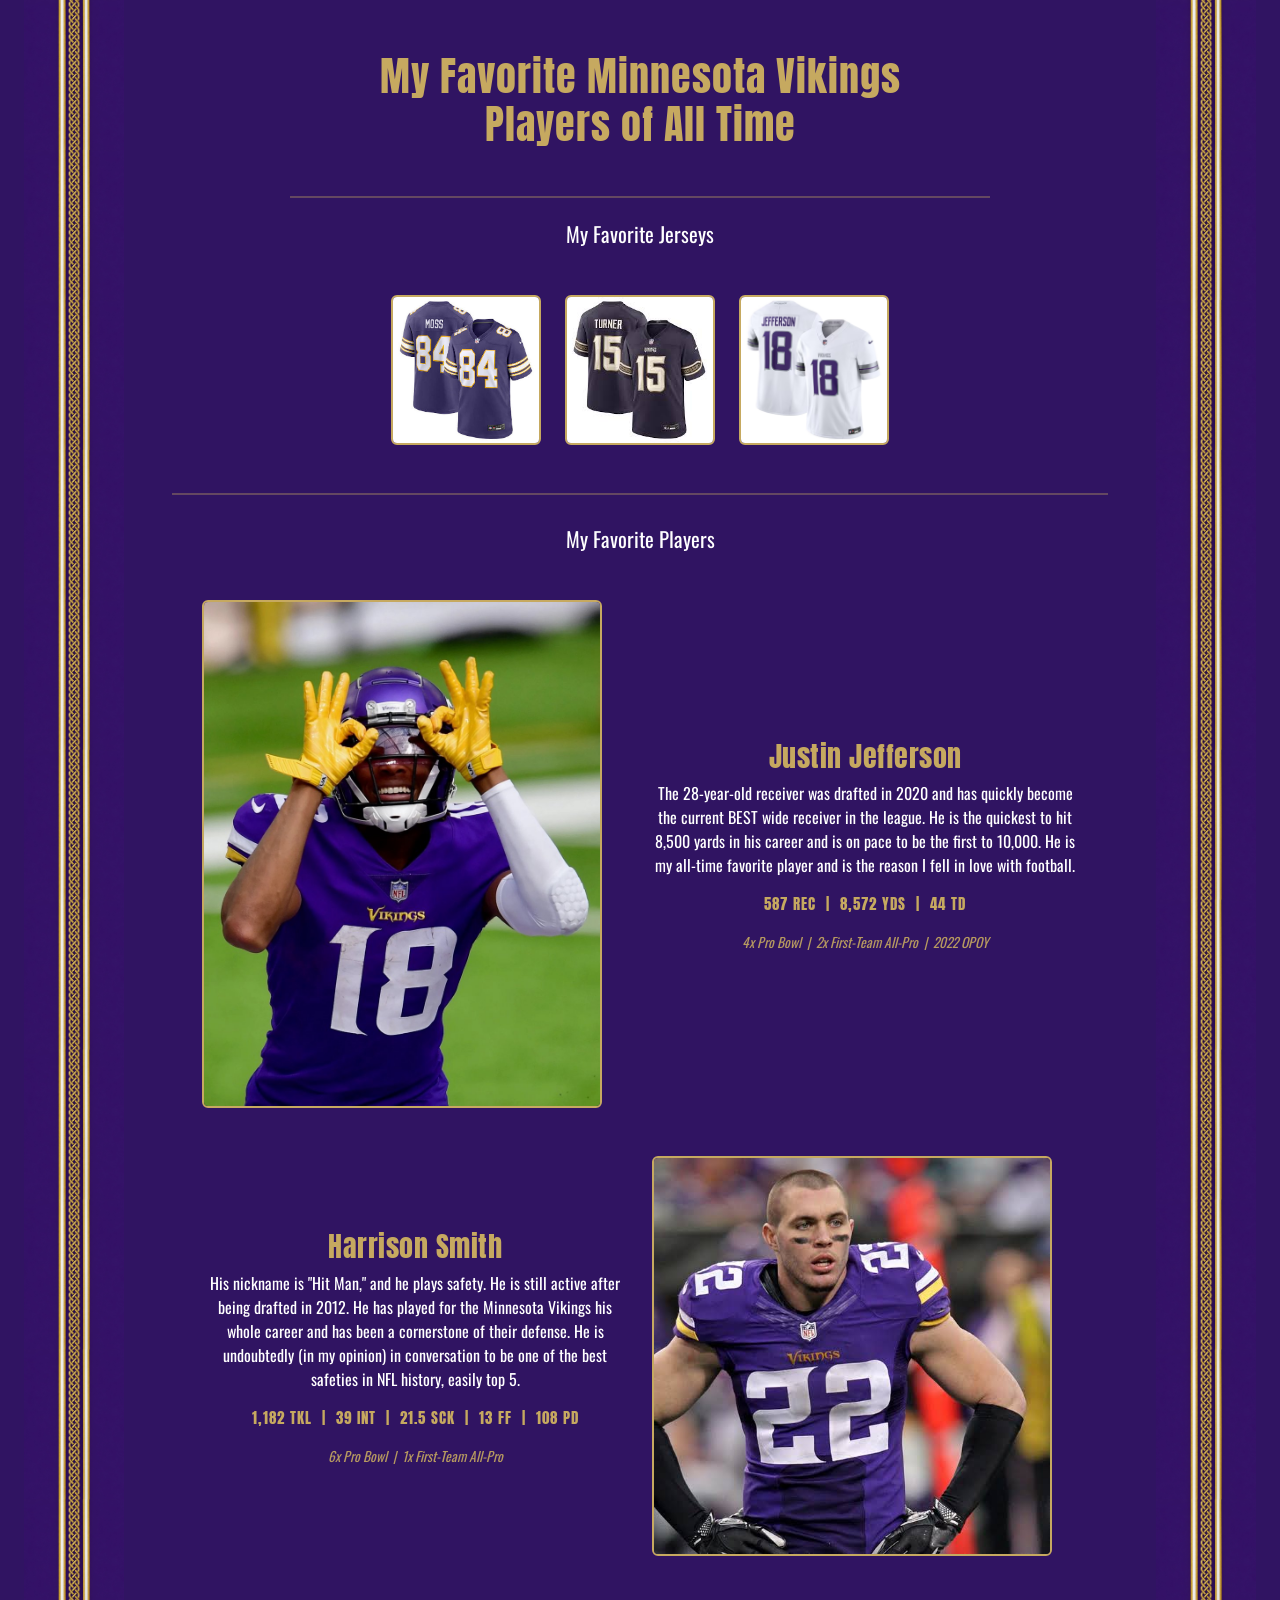
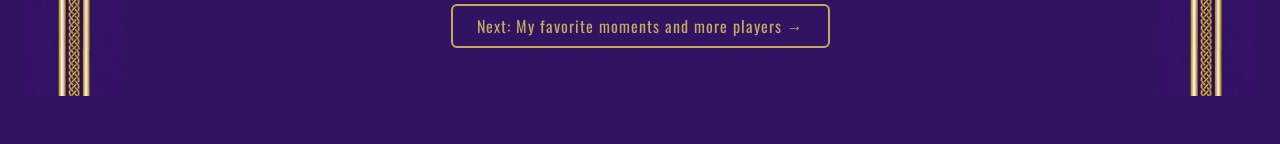
<file: index.html>
<!DOCTYPE html>
<html lang="en">
<head>
  <meta charset="UTF-8">
  <meta name="viewport" content="width=device-width, initial-scale=1.0">
  <title>My Favorite Minnesota Vikings</title>
  <link rel="preconnect" href="https://fonts.googleapis.com">
  <link rel="preconnect" href="https://fonts.gstatic.com" crossorigin>
  <link href="https://fonts.googleapis.com/css2?family=Anton&family=Oswald:wght@400;500&display=swap" rel="stylesheet">
  <!-- Bootstrap CSS: must come BEFORE style.css so my custom styles can override it -->
  <link href="https://cdn.jsdelivr.net/npm/bootstrap@5.3.3/dist/css/bootstrap.min.css" rel="stylesheet">
  <link rel="stylesheet" href="./css/style.css" />
</head>
<body>
  <!-- Bootstrap grid: stripe | content | stripe. min-vh-100 makes the stripes run the full page height -->
  <div class="container-fluid px-2 px-md-4">
    <div class="row min-vh-100 justify-content-center g-2 g-md-5">

      <!-- Decorative left stripe (hidden from screen readers) -->
      <div class="col-auto d-flex">
        <div class="stripe" aria-hidden="true"></div>
      </div>

      <div class="col heading-text text-center py-5">

        <!-- HEADER: page title (only one h1 per page) -->
        <header>
          <h1>My Favorite Minnesota Vikings<br>Players of All Time</h1>
        </header>

        <!-- MAIN: all page content lives here -->
        <main>

          <!-- SECTION: favorite jerseys, laid out with the Bootstrap grid -->
          <section class="criteria mt-5 mx-auto" id="jersey-picks">
            <h2 class="mb-4">My Favorite Jerseys</h2>
            <ul class="jersey-list row list-unstyled justify-content-center align-items-center g-3 g-md-4 p-0 m-0">
              <li class="col-auto"><img src="images/MV Classic Jersey.jpeg" alt="Randy Moss classic Vikings jersey" width="150"></li>
              <li class="col-auto"><img src="images/MV Rivalry Jersey.jpeg" alt="Dallas Turner rivalry Vikings jersey" width="150"></li>
              <li class="col-auto"><img src="images/MV WhiteOut Jersey.avif" alt="Vikings white-out jersey" width="150"></li>
            </ul>
          </section>

          <!-- SECTION: player profiles. Each row is a 2-column Bootstrap grid that stacks on small screens -->
          <section class="players mt-5" id="player-profiles">
            <h2 class="mb-2">My Favorite Players</h2>

            <!-- Player 1: Justin Jefferson -->
            <div class="player-row row align-items-center g-4 mx-auto mt-4">
              <div class="col-md-6">
                <img class="player-image img-fluid d-block" src="images/justin-jefferson.jpg" alt="Justin Jefferson griddy" width="400">
              </div>
              <div class="col-md-6 player-text">
                <h3>Justin Jefferson</h3>
                <p>The 28-year-old receiver was drafted in 2020 and has quickly become the current BEST wide receiver in the league. He is the quickest to hit 8,500 yards in his career and is on pace to be the first to 10,000. He is my all-time favorite player and is the reason I fell in love with football.</p>
                <p class="player-stats">587 REC &nbsp;|&nbsp; 8,572 YDS &nbsp;|&nbsp; 44 TD</p>
                <p class="player-accolades">4x Pro Bowl &nbsp;|&nbsp; 2x First-Team All-Pro &nbsp;|&nbsp; 2022 OPOY</p>
              </div>
            </div>

            <!-- Player 2: Harrison Smith (flex-md-row-reverse flips the columns on medium+ screens) -->
            <div class="player-row row flex-md-row-reverse align-items-center g-4 mx-auto mt-4">
              <div class="col-md-6">
                <img class="player-image img-fluid d-block" src="images/Harrison Smith.jpeg" alt="Harrison Smith wearing a Minnesota Vikings uniform" width="400">
              </div>
              <div class="col-md-6 player-text">
                <h3>Harrison Smith</h3>
                <p>His nickname is "Hit Man," and he plays safety. He is still active after being drafted in 2012. He has played for the Minnesota Vikings his whole career and has been a cornerstone of their defense. He is undoubtedly (in my opinion) in conversation to be one of the best safeties in NFL history, easily top 5.</p>
                <p class="player-stats">1,182 TKL &nbsp;|&nbsp; 39 INT &nbsp;|&nbsp; 21.5 SCK &nbsp;|&nbsp; 13 FF &nbsp;|&nbsp; 108 PD</p>
                <p class="player-accolades">6x Pro Bowl &nbsp;|&nbsp; 1x First-Team All-Pro</p>
              </div>
            </div>

          </section>

        </main>

        <!-- FOOTER: internal link to page 2, now a Bootstrap button -->
        <footer class="page-nav mt-5">
          <nav aria-label="Page navigation">
            <a class="btn btn-outline-warning px-4 py-2" href="page2.html">Next: My favorite moments and more players &rarr;</a>
          </nav>
        </footer>

      </div>

      <!-- Decorative right stripe -->
      <div class="col-auto d-flex">
        <div class="stripe" aria-hidden="true"></div>
      </div>

    </div>
  </div>
</body>
</html>
</file>
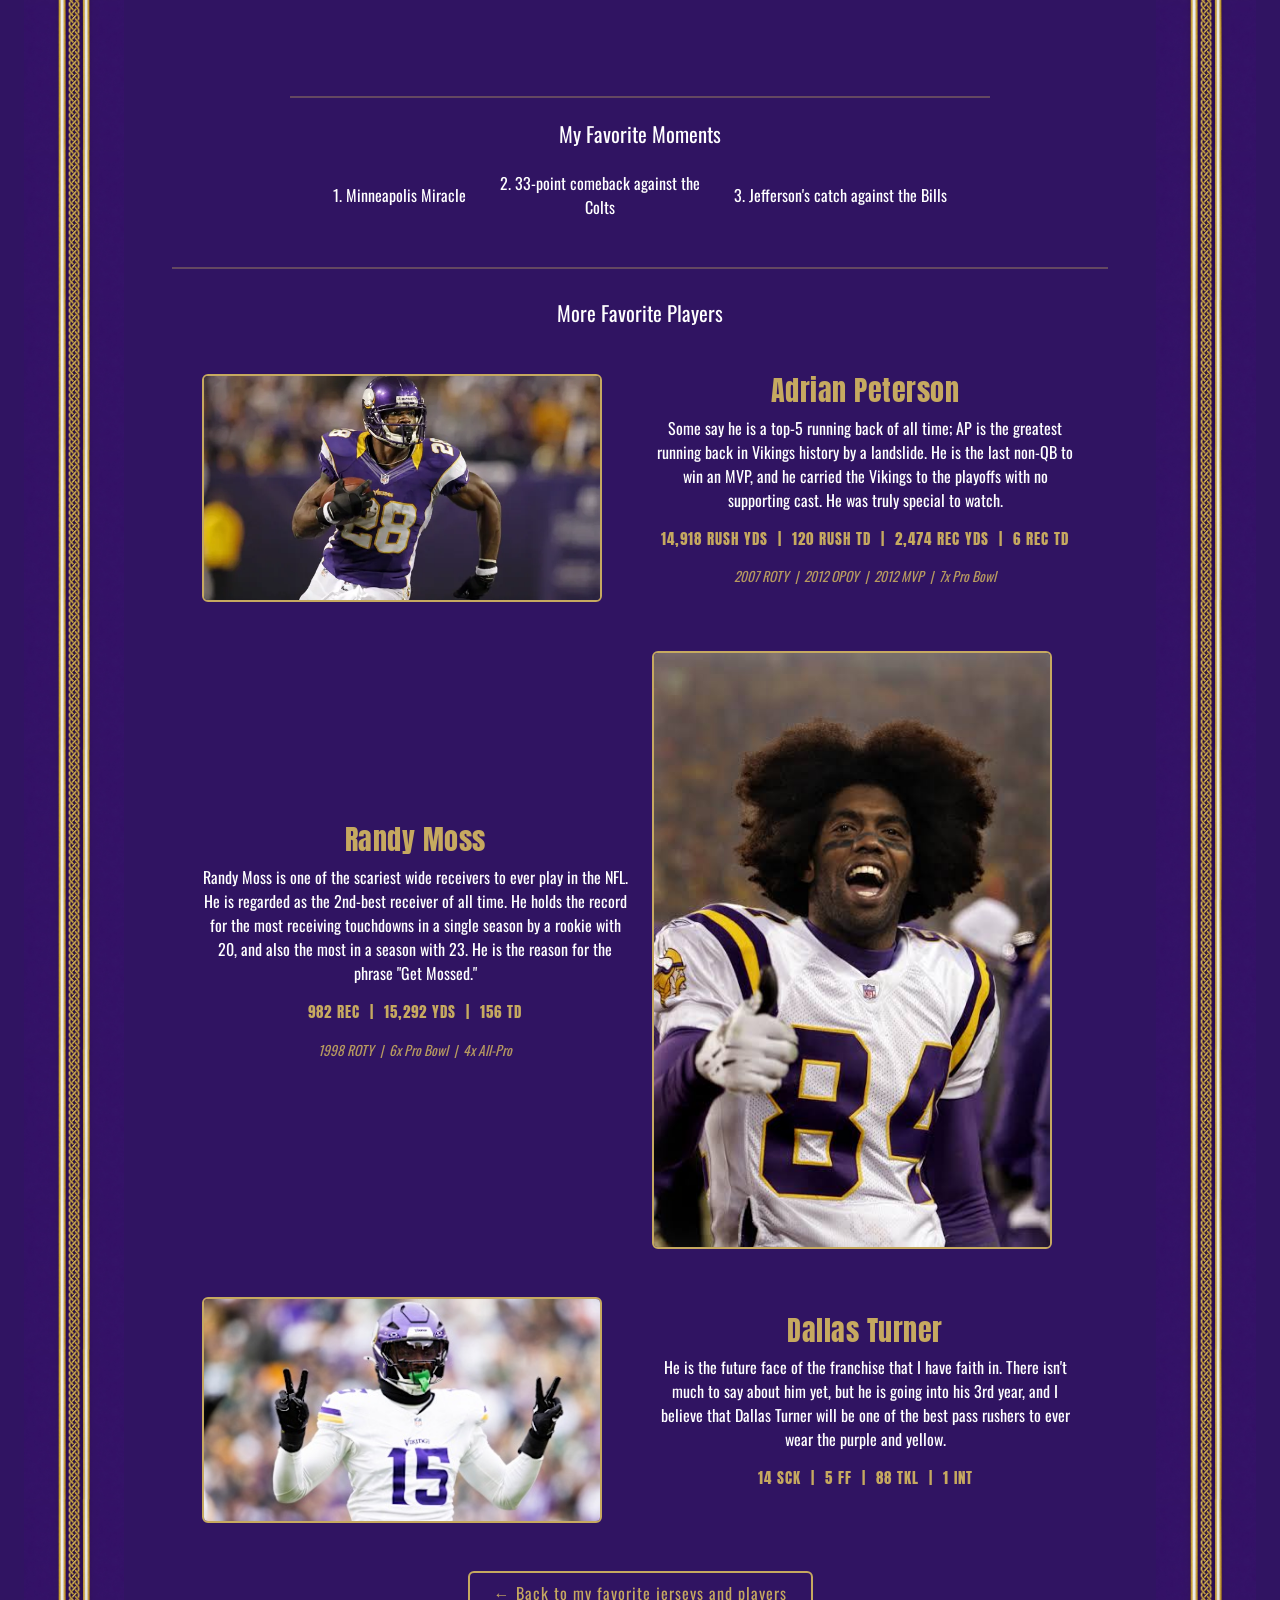
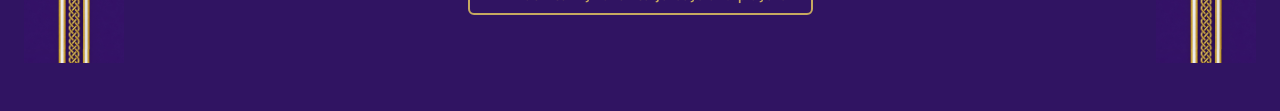
<file: page2.html>
<!DOCTYPE html>
<html lang="en">
<head>
  <meta charset="UTF-8">
  <meta name="viewport" content="width=device-width, initial-scale=1.0">
  <title>My Favorite Minnesota Vikings Moments and More Players</title>
  <link rel="preconnect" href="https://fonts.googleapis.com">
  <link rel="preconnect" href="https://fonts.gstatic.com" crossorigin>
  <link href="https://fonts.googleapis.com/css2?family=Anton&family=Oswald:wght@400;500&display=swap" rel="stylesheet">
  <!-- Bootstrap CSS: must come BEFORE style.css so my custom styles can override it -->
  <link href="https://cdn.jsdelivr.net/npm/bootstrap@5.3.3/dist/css/bootstrap.min.css" rel="stylesheet">
  <link rel="stylesheet" href="./css/style.css" />
</head>
<body>
  <!-- Bootstrap grid: stripe | content | stripe. min-vh-100 makes the stripes run the full page height -->
  <div class="container-fluid px-2 px-md-4">
    <div class="row min-vh-100 justify-content-center g-2 g-md-5">

      <!-- Decorative left stripe (hidden from screen readers) -->
      <div class="col-auto d-flex">
        <div class="stripe" aria-hidden="true"></div>
      </div>

      <div class="col heading-text text-center py-5">

        <!-- HEADER: page title (visually hidden, but kept for accessibility/semantics) -->
        <header>
          <h1 class="visually-hidden">My Favorite Minnesota Vikings Moments and More Players</h1>
        </header>

        <!-- MAIN: all page content lives here -->
        <main>

          <!-- SECTION: ordered list of favorite moments (Bootstrap flex utilities replace the old custom flexbox) -->
          <section class="rankings mt-5 mx-auto" id="favorite-moments">
            <h2 class="mb-4">My Favorite Moments</h2>
            <ol class="d-flex flex-column flex-md-row flex-wrap justify-content-center align-items-center gap-3 gap-md-4 p-0 m-0">
              <li>Minneapolis Miracle</li>
              <li>33-point comeback against the Colts</li>
              <li>Jefferson's catch against the Bills</li>
            </ol>
          </section>

          <!-- SECTION: player profiles. Each row is a 2-column Bootstrap grid that stacks on small screens -->
          <section class="players mt-5" id="player-profiles">
            <h2 class="mb-2">More Favorite Players</h2>

            <!-- Player 1: Adrian Peterson -->
            <div class="player-row row align-items-center g-4 mx-auto mt-4">
              <div class="col-md-6">
                <img class="player-image img-fluid d-block" src="images/AP.webp" alt="Adrian Peterson running with ball" width="400">
              </div>
              <div class="col-md-6 player-text">
                <h3>Adrian Peterson</h3>
                <p>Some say he is a top-5 running back of all time; AP is the greatest running back in Vikings history by a landslide. He is the last non-QB to win an MVP, and he carried the Vikings to the playoffs with no supporting cast. He was truly special to watch.</p>
                <p class="player-stats">14,918 RUSH YDS &nbsp;|&nbsp; 120 RUSH TD &nbsp;|&nbsp; 2,474 REC YDS &nbsp;|&nbsp; 6 REC TD</p>
                <p class="player-accolades">2007 ROTY &nbsp;|&nbsp; 2012 OPOY &nbsp;|&nbsp; 2012 MVP &nbsp;|&nbsp; 7x Pro Bowl</p>
              </div>
            </div>

            <!-- Player 2: Randy Moss (flex-md-row-reverse flips the columns on medium+ screens) -->
            <div class="player-row row flex-md-row-reverse align-items-center g-4 mx-auto mt-4">
              <div class="col-md-6">
                <img class="player-image img-fluid d-block" src="images/RandyMoss.jpeg" alt="Randy Moss giving a thumbs up" width="400">
              </div>
              <div class="col-md-6 player-text">
                <h3>Randy Moss</h3>
                <p>Randy Moss is one of the scariest wide receivers to ever play in the NFL. He is regarded as the 2nd-best receiver of all time. He holds the record for the most receiving touchdowns in a single season by a rookie with 20, and also the most in a season with 23. He is the reason for the phrase "Get Mossed."</p>
                <p class="player-stats">982 REC &nbsp;|&nbsp; 15,292 YDS &nbsp;|&nbsp; 156 TD</p>
                <p class="player-accolades">1998 ROTY &nbsp;|&nbsp; 6x Pro Bowl &nbsp;|&nbsp; 4x All-Pro</p>
              </div>
            </div>

            <!-- Player 3: Dallas Turner -->
            <div class="player-row row align-items-center g-4 mx-auto mt-4">
              <div class="col-md-6">
                <img class="player-image img-fluid d-block" src="images/DT-pic.jpeg" alt="Dallas Turner after sack" width="400">
              </div>
              <div class="col-md-6 player-text">
                <h3>Dallas Turner</h3>
                <p>He is the future face of the franchise that I have faith in. There isn't much to say about him yet, but he is going into his 3rd year, and I believe that Dallas Turner will be one of the best pass rushers to ever wear the purple and yellow.</p>
                <p class="player-stats">14 SCK &nbsp;|&nbsp; 5 FF &nbsp;|&nbsp; 88 TKL &nbsp;|&nbsp; 1 INT</p>
              </div>
            </div>

          </section>

        </main>

        <!-- FOOTER: internal link back to home, now a Bootstrap button -->
        <footer class="page-nav mt-5">
          <nav aria-label="Page navigation">
            <a class="btn btn-outline-warning px-4 py-2" href="index.html">&larr; Back to my favorite jerseys and players</a>
          </nav>
        </footer>

      </div>

      <!-- Decorative right stripe -->
      <div class="col-auto d-flex">
        <div class="stripe" aria-hidden="true"></div>
      </div>

    </div>
  </div>
</body>
</html>
</file>
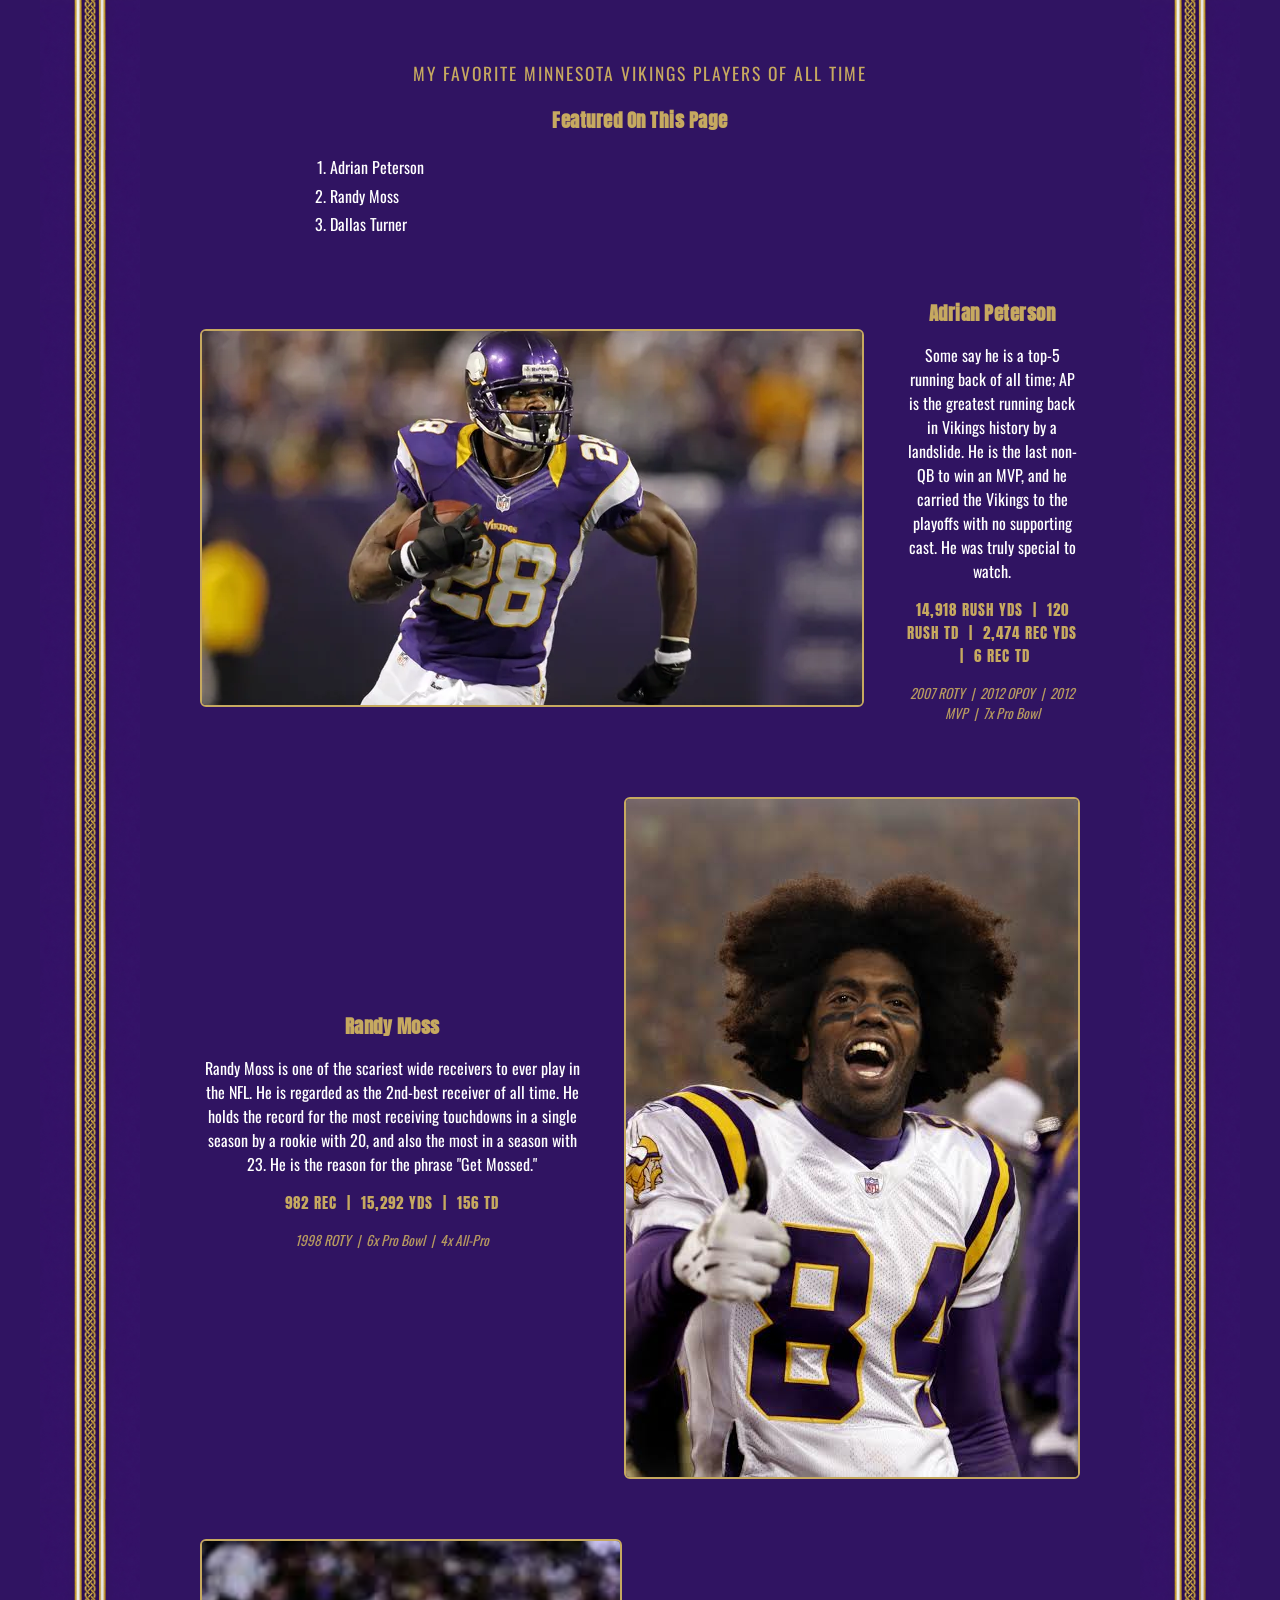
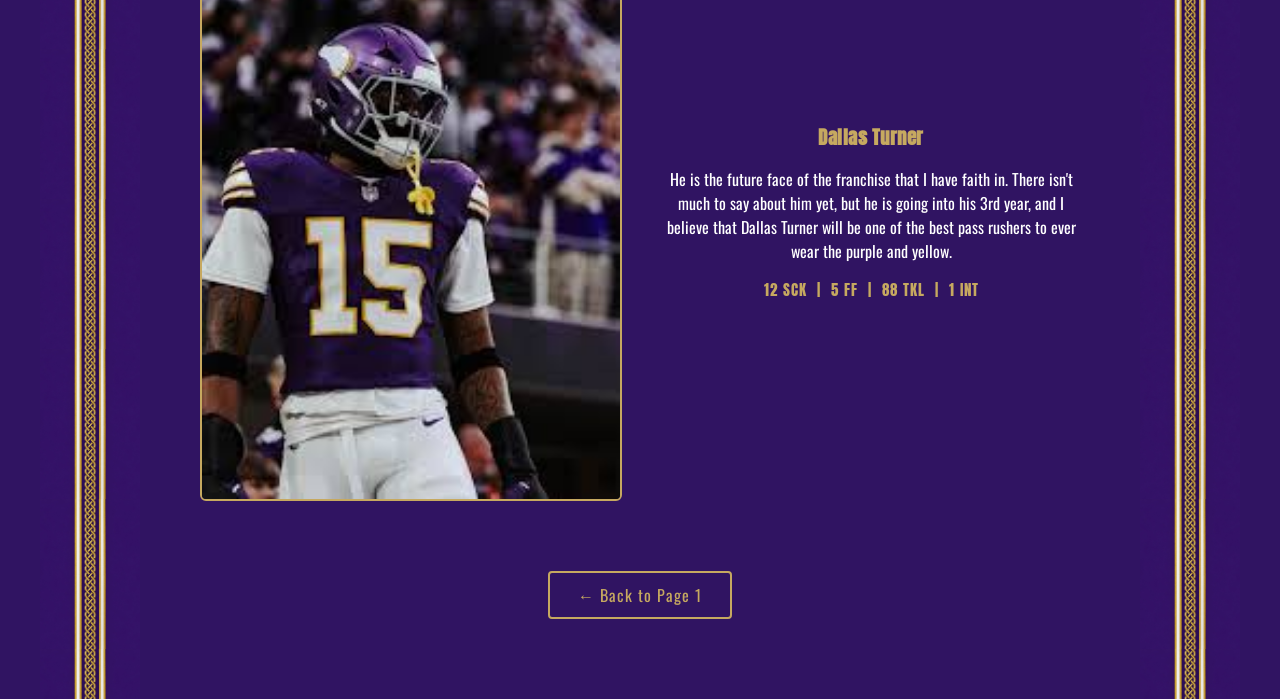
<file: Page2.html>
<!DOCTYPE html>
<html lang="en">
<head>
  <meta charset="UTF-8">
  <title>My Favorite Minnesota Vikings Players of All Time</title>
  <link rel="preconnect" href="https://fonts.googleapis.com">
  <link rel="preconnect" href="https://fonts.gstatic.com" crossorigin>
  <link href="https://fonts.googleapis.com/css2?family=Anton&family=Oswald:wght@400;500&display=swap" rel="stylesheet">
  <style>
    html, body {
      height: 100%;
      margin: 0;
    }
    body {
      background-color: #301462;
      font-family: Arial, sans-serif;
      text-align: center;
    }
    .header-row {
      display: flex;
      align-items: stretch;
      justify-content: center;
      gap: 60px;
      min-height: 100vh;
      width: 100%;
      box-sizing: border-box;
      padding: 0 40px;
    }
    .stripe {
      width: 100px;
      flex-shrink: 0;
      background-image: url('images/stripe.jpg');
      background-repeat: repeat-y;
      background-size: 100px auto;
      background-position: top center;
    }
    .heading-text {
      flex: 1;
      max-width: 1000px;
      padding-top: 60px;
      padding-bottom: 80px;
    }
    .page-title-small {
      font-family: 'Oswald', Arial, sans-serif;
      color: #C6A960;
      font-size: 1.1rem;
      letter-spacing: 2px;
      text-transform: uppercase;
      margin: 0 0 10px;
    }
    h1 {
      font-family: 'Anton', Arial, sans-serif;
      color: #C6A960;
      margin: 4px 0;
      letter-spacing: 1px;
    }
    h4 {
      font-family: 'Oswald', Arial, sans-serif;
      color: #FFFFFF;
      font-weight: 400;
      margin: 8px 0 0;
    }
    .rankings {
      max-width: 700px;
      margin: 20px auto 0;
      color: #FFFFFF;
      font-family: 'Oswald', Arial, sans-serif;
      text-align: left;
    }
    .rankings h3 {
      font-family: 'Anton', Arial, sans-serif;
      color: #C6A960;
      text-align: center;
      letter-spacing: 0.5px;
    }
    .rankings ol {
      line-height: 1.8;
    }
    .player-row {
      display: flex;
      align-items: center;
      gap: 40px;
      max-width: 900px;
      margin: 60px auto 0;
      text-align: left;
    }
    .player-row.reverse {
      flex-direction: row-reverse;
    }
    .player-image {
      flex: 1;
      width: 100%;
      height: auto;
      display: block;
      border: 2px solid #C6A960;
      border-radius: 6px;
    }
    .player-text {
      flex: 1;
      color: #FFFFFF;
      font-family: 'Oswald', Arial, sans-serif;
      font-size: 1rem;
      line-height: 1.5;
      text-align: center;
    }
    .player-text h3 {
      font-family: 'Anton', Arial, sans-serif;
      color: #C6A960;
      letter-spacing: 0.5px;
      margin: 0 0 8px;
    }
    .player-stats {
      font-family: 'Anton', Arial, sans-serif;
      color: #C6A960;
      letter-spacing: 1px;
      font-size: 0.95rem;
      margin-top: 16px;
    }
    .player-accolades {
      font-family: 'Oswald', Arial, sans-serif;
      color: #C6A960;
      font-style: italic;
      font-size: 0.85rem;
      margin-top: 6px;
      opacity: 0.9;
    }
    .page-nav {
      margin-top: 70px;
      text-align: center;
    }
    .page-nav a {
      display: inline-block;
      color: #C6A960;
      font-family: 'Oswald', Arial, sans-serif;
      text-decoration: none;
      border: 2px solid #C6A960;
      padding: 10px 28px;
      border-radius: 4px;
      letter-spacing: 1px;
      transition: background-color 0.2s, color 0.2s;
    }
    .page-nav a:hover {
      background-color: #C6A960;
      color: #301462;
    }
  </style>
</head>
<body>
  <div class="header-row">

    <!-- Decorative gold/white braided stripe, repeats down the full page height -->
    <div class="stripe left"></div>

    <div class="heading-text">

      <!-- HEADER: page title (kept smaller here since the big title already appears on page 1) -->
      <header>
        <p class="page-title-small">My Favorite Minnesota Vikings Players of All Time</p>
      </header>

      <!-- MAIN: all page content lives here -->
      <main>

        <!-- SECTION: ordered list showing the order players appear on this page -->
        <section class="rankings">
          <h3>Featured On This Page</h3>
          <ol>
            <li>Adrian Peterson</li>
            <li>Randy Moss</li>
            <li>Dallas Turner</li>
          </ol>
        </section>

        <!-- SECTION: individual player profiles (image + bio for each player) -->
        <section class="players">

          <!-- Player 1: Adrian Peterson -->
          <div class="player-row">
            <img class="player-image" src="images/AP.webp" alt="Adrian Peterson" width="400">
            <div class="player-text">
              <h3>Adrian Peterson</h3>
              <p>Some say he is a top-5 running back of all time; AP is the greatest running back in Vikings history by a landslide. He is the last non-QB to win an MVP, and he carried the Vikings to the playoffs with no supporting cast. He was truly special to watch.</p>
              <p class="player-stats">14,918 RUSH YDS &nbsp;|&nbsp; 120 RUSH TD &nbsp;|&nbsp; 2,474 REC YDS &nbsp;|&nbsp; 6 REC TD</p>
              <p class="player-accolades">2007 ROTY &nbsp;|&nbsp; 2012 OPOY &nbsp;|&nbsp; 2012 MVP &nbsp;|&nbsp; 7x Pro Bowl</p>
            </div>
          </div>

          <!-- Player 2: Randy Moss -->
          <div class="player-row reverse">
            <img class="player-image" src="images/RandyMoss.jpeg" alt="Randy Moss" width="400">
            <div class="player-text">
              <h3>Randy Moss</h3>
              <p>Randy Moss is one of the scariest wide receivers to ever play in the NFL. He is regarded as the 2nd-best receiver of all time. He holds the record for the most receiving touchdowns in a single season by a rookie with 20, and also the most in a season with 23. He is the reason for the phrase "Get Mossed."</p>
              <p class="player-stats">982 REC &nbsp;|&nbsp; 15,292 YDS &nbsp;|&nbsp; 156 TD</p>
              <p class="player-accolades">1998 ROTY &nbsp;|&nbsp; 6x Pro Bowl &nbsp;|&nbsp; 4x All-Pro</p>
            </div>
          </div>

          <!-- Player 3: Dallas Turner -->
          <div class="player-row">
            <img class="player-image" src="images/Dallas Turner.jpeg" alt="Dallas Turner" width="400">
            <div class="player-text">
              <h3>Dallas Turner</h3>
              <p>He is the future face of the franchise that I have faith in. There isn't much to say about him yet, but he is going into his 3rd year, and I believe that Dallas Turner will be one of the best pass rushers to ever wear the purple and yellow.</p>
              <p class="player-stats">12 SCK &nbsp;|&nbsp; 5 FF &nbsp;|&nbsp; 88 TKL &nbsp;|&nbsp; 1 INT</p>
            </div>
          </div>

        </section>

      </main>

      <!-- FOOTER: internal link back to the home page -->
      <footer class="page-nav">
        <a href="index.html">&larr; Back to Page 1</a>
      </footer>

    </div>

    <!-- Decorative gold/white braided stripe, mirrors the left one -->
    <div class="stripe right"></div>
  </div>
</body>
</html>
</file>
<file: css/style.css>
/* ===== Base page setup ===== */
/* Bootstrap's reboot handles html/body margin; min-vh-100 in the HTML handles height */
body {
  background-color: #301462;
  font-family: Arial, sans-serif;
  text-align: center;
}

/* ===== Header row: REFACTORED OUT =====
   .header-row flexbox is replaced by Bootstrap's container-fluid + row + col
.header-row {
  display: flex;
  align-items: stretch;
  justify-content: center;
  gap: 60px;
  min-height: 100vh;
  width: 100%;
  box-sizing: border-box;
  padding: 0 40px;
}
*/

.stripe {
  width: 100px;
  flex-shrink: 0;
  background-image: url('../images/stripe.jpg');
  background-repeat: repeat-y;
  background-size: 100px auto;
  background-position: top center;
}

.heading-text {
  max-width: 1000px;
  /* REFACTORED OUT: flex: 1 (Bootstrap's .col does this) */
  padding-top: 60px;
  padding-bottom: 80px;
}

/* ===== Headings (custom fonts and colors) ===== */
h1 {
  font-family: 'Anton', Arial, sans-serif;
  color: #C6A960;
  margin: 4px 0;
  letter-spacing: 1px;
}

h2 {
  font-family: 'Oswald', Arial, sans-serif;
  color: #FFFFFF;
  font-weight: 400;
  font-size: 1.3rem;
  margin: 8px 0 0;
}

/* ===== Page 2 only: small uppercase label ===== */
.page-title-small {
  font-family: 'Oswald', Arial, sans-serif;
  color: #C6A960;
  font-size: 1.1rem;
  letter-spacing: 2px;
  text-transform: uppercase;
  margin: 0 0 10px;
}

/* REFACTORED OUT: .visually-hidden (Bootstrap already provides this class)
.visually-hidden {
  position: absolute;
  width: 1px;
  height: 1px;
  margin: -1px;
  padding: 0;
  border: 0;
  overflow: hidden;
  clip: rect(0, 0, 0, 0);
  white-space: nowrap;
}
*/

/* ===== Page 2 only: favorite moments ranked list ===== */
.rankings {
  max-width: 700px;
  margin: 50px auto 0;
  color: #FFFFFF;
  font-family: 'Oswald', Arial, sans-serif;
  text-align: center;
}

.rankings h2 {
  margin: 0 0 20px;
}

.rankings ol {
  list-style-position: inside;
  padding: 0;
  margin: 0;
  /* REFACTORED OUT: display:flex, justify-content, flex-wrap, gap
     (now Bootstrap's d-flex, justify-content-center, flex-wrap, gap-* in the HTML) */
}

.rankings ol li {
  max-width: 220px;
}

/* ===== ID dividers (custom gold line above each section) ===== */
#favorite-moments,
#jersey-picks,
#player-profiles {
  border-top: 2px solid rgba(198, 169, 96, 0.35);
  padding-top: 24px;
}

/* ===== Jersey picks section ===== */
.criteria {
  max-width: 700px;
  margin: 50px auto 0;
  text-align: center;
}

.criteria h2 {
  margin: 0 0 20px;
}

.jersey-list img {
  width: 150px;
  height: auto;
  border: 2px solid #C6A960;
  border-radius: 6px;
  background-color: #FFFFFF;
}

/* REFACTORED OUT: .jersey-list flexbox (now Bootstrap row / col-auto)
.jersey-list {
  list-style: none;
  display: flex;
  justify-content: center;
  align-items: center;
  gap: 24px;
  flex-wrap: wrap;
  margin: 0;
  padding: 0;
}
*/

/* ===== Player profile rows ===== */
.player-row {
  max-width: 900px;
  text-align: left;
  /* REFACTORED OUT: display:flex, align-items, gap, margin
     (now Bootstrap's row, align-items-center, g-4, mx-auto, mt-4) */
}

/* REFACTORED OUT: reversed rows now use Bootstrap's flex-md-row-reverse
.player-row.reverse {
  flex-direction: row-reverse;
}
*/

.player-image {
  border: 2px solid #C6A960;
  border-radius: 6px;
  /* REFACTORED OUT: flex / min-width / width / display
     (now Bootstrap's col-md-6, img-fluid, d-block) */
}

.player-text {
  color: #FFFFFF;
  font-family: 'Oswald', Arial, sans-serif;
  font-size: 1rem;
  line-height: 1.5;
  text-align: center;
}

.player-text h3 {
  font-family: 'Anton', Arial, sans-serif;
  color: #C6A960;
  letter-spacing: 0.5px;
  margin: 0 0 8px;
}

.player-stats {
  font-family: 'Anton', Arial, sans-serif;
  color: #C6A960;
  letter-spacing: 1px;
  font-size: 0.95rem;
  margin-top: 16px;
}

.player-accolades {
  font-family: 'Oswald', Arial, sans-serif;
  color: #C6A960;
  font-style: italic;
  font-size: 0.85rem;
  margin-top: 6px;
  opacity: 0.9;
}

/* ===== Page navigation: Bootstrap .btn with custom gold colors ===== */
.page-nav {
  margin-top: 70px;
  text-align: center;
}

.page-nav .btn {
  color: #C6A960;
  border: 2px solid #C6A960;
  font-family: 'Oswald', Arial, sans-serif;
  letter-spacing: 1px;
  transition: background-color 0.2s, color 0.2s;
}

.page-nav .btn:hover,
.page-nav .btn:focus-visible {
  background-color: #C6A960;
  color: #301462;
  border-color: #C6A960;
}

/* Keyboard focus style (for people navigating with Tab) */
.page-nav .btn:focus-visible {
  outline: 3px solid #FFFFFF;
  outline-offset: 3px;
}

/* ===== Responsive: tablets and phones (768px and below) =====
   Duplicate 768px blocks merged into one. Stacking of player rows and the rankings
   list is now handled by Bootstrap (col-md-6, flex-column), so those rules are gone. */
@media (max-width: 768px) {
  .stripe {
    width: 40px;
    background-size: 40px auto;
  }

  .heading-text {
    padding-top: 30px;
    padding-bottom: 40px;
  }

  h1 {
    font-size: 1.6rem;
  }

  h2 {
    font-size: 1.15rem;
  }

  .jersey-list img {
    width: 110px;
  }
}
</file>
